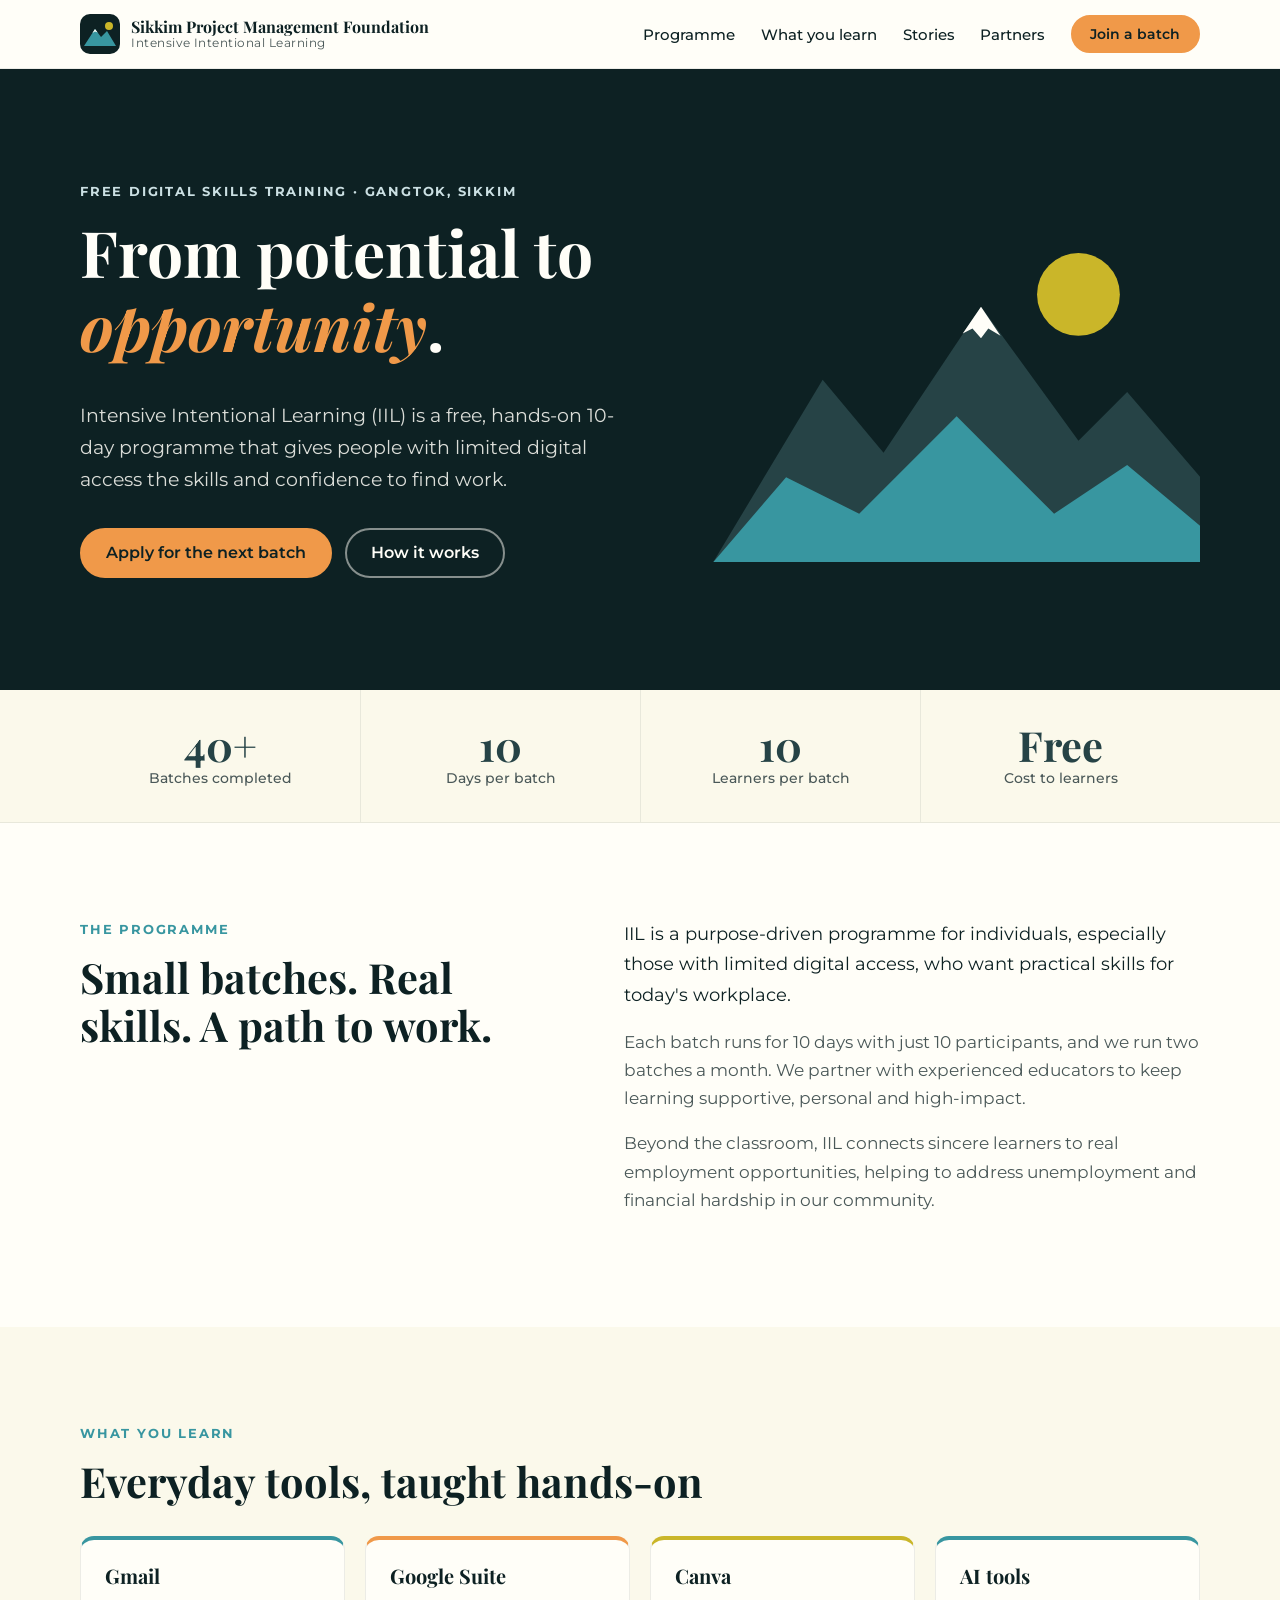
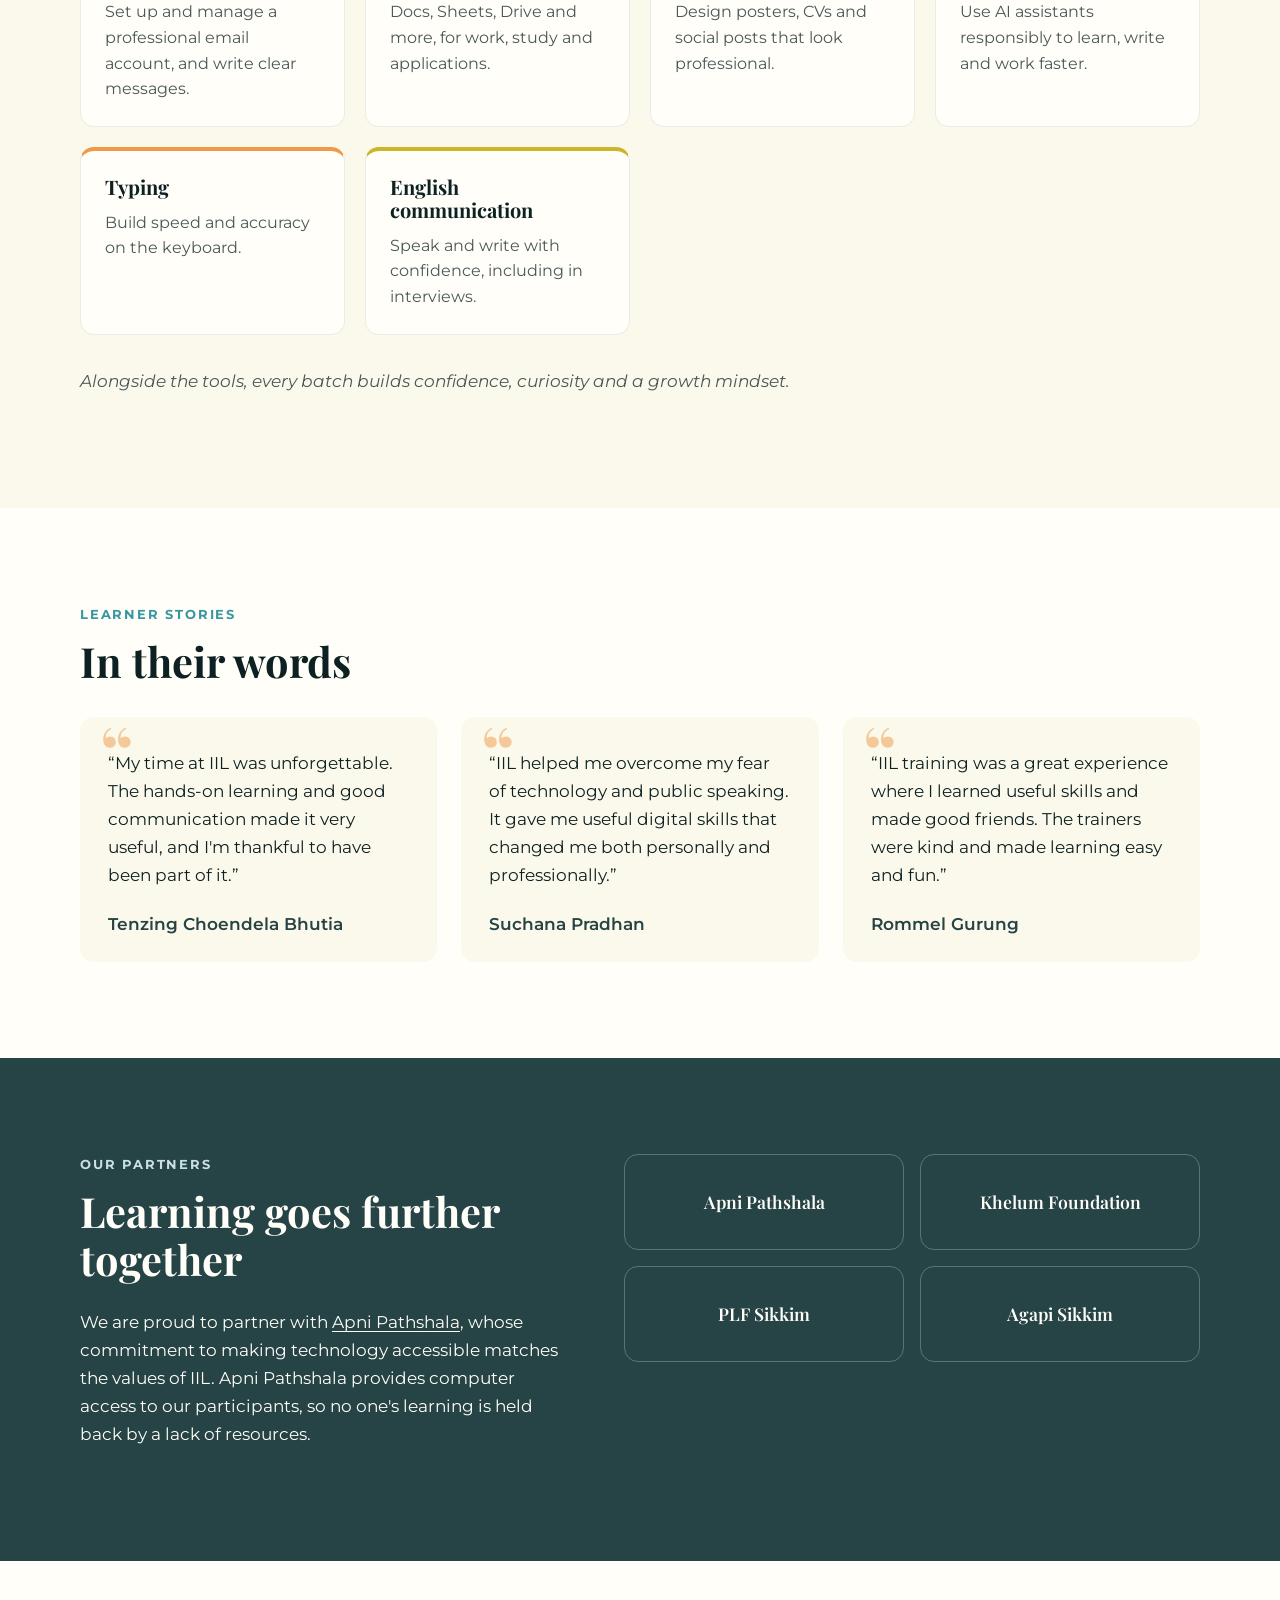
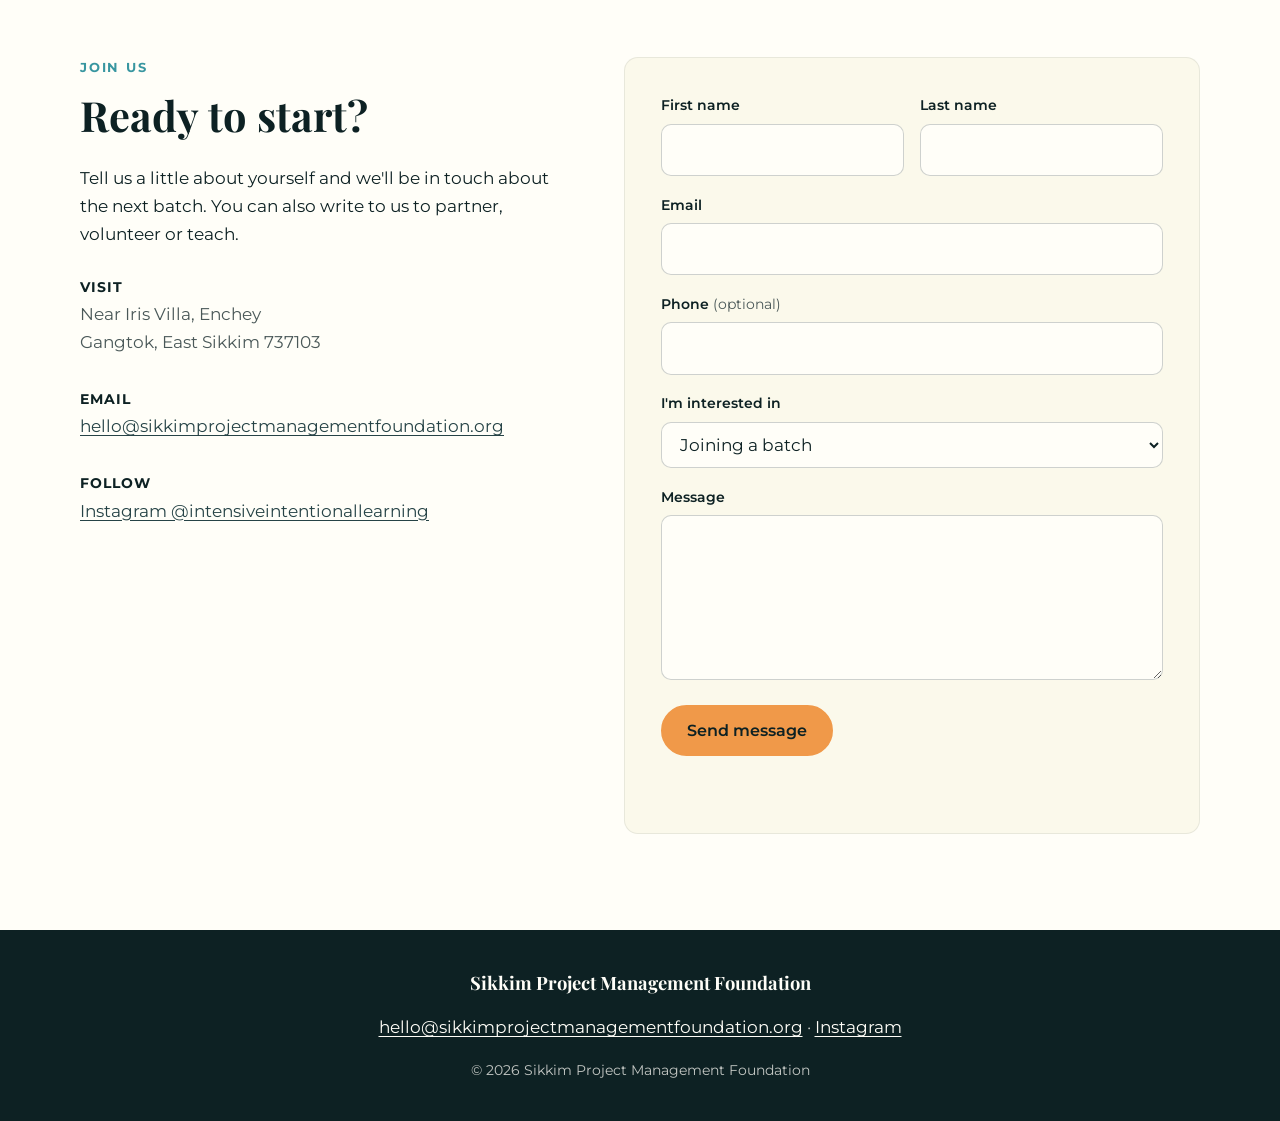
<file: iil/index.html>
<!doctype html>
<html lang="en">
<head>
  <meta charset="utf-8">
  <meta name="viewport" content="width=device-width, initial-scale=1">
  <title>Intensive Intentional Learning (IIL) | Sikkim Project Management Foundation</title>
  <meta name="description" content="IIL is a free 10-day programme in Gangtok, Sikkim, teaching digital and communication skills — Gmail, Google Suite, Canva, AI tools, typing and English — and connecting learners to jobs.">
  <link rel="canonical" href="https://www.sikkimprojectmanagementfoundation.org/iil/">
  <meta property="og:title" content="Intensive Intentional Learning — From Potential to Opportunity">
  <meta property="og:description" content="Free 10-day digital and communication skills training in Sikkim.">
  <meta property="og:type" content="website">
  <meta name="theme-color" content="#0d2123">
  <link rel="icon" href="/assets/img/favicon.svg" type="image/svg+xml">
  <link rel="preconnect" href="https://fonts.googleapis.com">
  <link rel="preconnect" href="https://fonts.gstatic.com" crossorigin>
  <link href="https://fonts.googleapis.com/css2?family=Montserrat:wght@400;500;600;700&family=Playfair+Display:ital,wght@0,600;0,700;1,600&display=swap" rel="stylesheet">
  <link rel="stylesheet" href="/assets/css/styles.css">
  <script src="/assets/js/main.js" defer></script>
</head>
<body>
  <a class="skip-link" href="#main">Skip to main content</a>

  <header class="site-header">
    <div class="container header-inner">
      <a class="brand" href="/iil/" aria-label="Sikkim Project Management Foundation — IIL home">
        <img src="/assets/img/logo.svg" alt="" width="40" height="40">
        <span class="brand-text">
          <span class="brand-name">Sikkim Project Management Foundation</span>
          <span class="brand-sub">Intensive Intentional Learning</span>
        </span>
      </a>
      <button class="nav-toggle" aria-expanded="false" aria-controls="site-nav">
        <span class="visually-hidden">Menu</span>
        <span class="nav-toggle-bar" aria-hidden="true"></span>
      </button>
      <nav id="site-nav" class="site-nav" aria-label="Main">
        <ul>
          <li><a href="#programme">Programme</a></li>
          <li><a href="#curriculum">What you learn</a></li>
          <li><a href="#stories">Stories</a></li>
          <li><a href="#partners">Partners</a></li>
          <li><a class="btn btn-small" href="#join">Join a batch</a></li>
        </ul>
      </nav>
    </div>
  </header>

  <main id="main">
    <section class="hero">
      <div class="container hero-inner">
        <div class="hero-copy">
          <p class="eyebrow">Free digital skills training · Gangtok, Sikkim</p>
          <h1>From potential to <em>opportunity</em>.</h1>
          <p class="lede">Intensive Intentional Learning (IIL) is a free, hands-on 10-day programme that gives people with limited digital access the skills and confidence to find work.</p>
          <div class="hero-actions">
            <a class="btn" href="#join">Apply for the next batch</a>
            <a class="btn btn-ghost" href="#programme">How it works</a>
          </div>
        </div>
        <div class="hero-art" aria-hidden="true">
          <svg viewBox="0 0 400 300" class="mountains">
            <circle cx="300" cy="80" r="34" class="sun"/>
            <path d="M0 300 L90 150 L140 210 L220 90 L300 200 L340 160 L400 230 L400 300 Z" class="m-back"/>
            <path d="M0 300 L60 230 L120 260 L200 180 L280 260 L340 220 L400 270 L400 300 Z" class="m-front"/>
            <path d="M205 112 L220 90 L236 114 L226 108 L220 116 L213 108 Z" class="snow"/>
          </svg>
        </div>
      </div>
    </section>

    <section class="stats" aria-label="IIL at a glance">
      <div class="container">
        <dl class="stats-grid">
          <div><dt>Batches completed</dt><dd>40+</dd></div>
          <div><dt>Days per batch</dt><dd>10</dd></div>
          <div><dt>Learners per batch</dt><dd>10</dd></div>
          <div><dt>Cost to learners</dt><dd>Free</dd></div>
        </dl>
      </div>
    </section>

    <section id="programme" class="section">
      <div class="container two-col">
        <div>
          <p class="eyebrow">The programme</p>
          <h2>Small batches. Real skills. A path to work.</h2>
        </div>
        <div class="prose">
          <p>IIL is a purpose-driven programme for individuals, especially those with limited digital access, who want practical skills for today's workplace.</p>
          <p>Each batch runs for 10 days with just 10 participants, and we run two batches a month. We partner with experienced educators to keep learning supportive, personal and high-impact.</p>
          <p>Beyond the classroom, IIL connects sincere learners to real employment opportunities, helping to address unemployment and financial hardship in our community.</p>
        </div>
      </div>
    </section>

    <section id="curriculum" class="section section-tint">
      <div class="container">
        <p class="eyebrow">What you learn</p>
        <h2>Everyday tools, taught hands-on</h2>
        <ul class="card-grid">
          <li class="card"><h3>Gmail</h3><p>Set up and manage a professional email account, and write clear messages.</p></li>
          <li class="card"><h3>Google Suite</h3><p>Docs, Sheets, Drive and more, for work, study and applications.</p></li>
          <li class="card"><h3>Canva</h3><p>Design posters, CVs and social posts that look professional.</p></li>
          <li class="card"><h3>AI tools</h3><p>Use AI assistants responsibly to learn, write and work faster.</p></li>
          <li class="card"><h3>Typing</h3><p>Build speed and accuracy on the keyboard.</p></li>
          <li class="card"><h3>English communication</h3><p>Speak and write with confidence, including in interviews.</p></li>
        </ul>
        <p class="note">Alongside the tools, every batch builds confidence, curiosity and a growth mindset.</p>
      </div>
    </section>

    <section id="stories" class="section">
      <div class="container">
        <p class="eyebrow">Learner stories</p>
        <h2>In their words</h2>
        <div class="quote-grid">
          <figure class="quote">
            <blockquote><p>“My time at IIL was unforgettable. The hands-on learning and good communication made it very useful, and I'm thankful to have been part of it.”</p></blockquote>
            <figcaption>Tenzing Choendela Bhutia</figcaption>
          </figure>
          <figure class="quote">
            <blockquote><p>“IIL helped me overcome my fear of technology and public speaking. It gave me useful digital skills that changed me both personally and professionally.”</p></blockquote>
            <figcaption>Suchana Pradhan</figcaption>
          </figure>
          <figure class="quote">
            <blockquote><p>“IIL training was a great experience where I learned useful skills and made good friends. The trainers were kind and made learning easy and fun.”</p></blockquote>
            <figcaption>Rommel Gurung</figcaption>
          </figure>
        </div>
      </div>
    </section>

    <section id="partners" class="section section-dark">
      <div class="container two-col">
        <div>
          <p class="eyebrow">Our partners</p>
          <h2>Learning goes further together</h2>
          <p>We are proud to partner with <a href="https://www.apnipathshala.org/" rel="noopener">Apni Pathshala</a>, whose commitment to making technology accessible matches the values of IIL. Apni Pathshala provides computer access to our participants, so no one's learning is held back by a lack of resources.</p>
        </div>
        <ul class="partner-list">
          <li><a href="https://www.apnipathshala.org/" rel="noopener">Apni Pathshala</a></li>
          <li><a href="https://www.khelumfoundation.org/" rel="noopener">Khelum Foundation</a></li>
          <li><a href="https://www.plfsikkim.org/" rel="noopener">PLF Sikkim</a></li>
          <li><a href="https://agapisikkim.com/" rel="noopener">Agapi Sikkim</a></li>
        </ul>
      </div>
    </section>

    <section id="join" class="section">
      <div class="container two-col">
        <div>
          <p class="eyebrow">Join us</p>
          <h2>Ready to start?</h2>
          <p>Tell us a little about yourself and we'll be in touch about the next batch. You can also write to us to partner, volunteer or teach.</p>
          <address class="contact-details">
            <strong>Visit</strong><br>
            Near Iris Villa, Enchey<br>
            Gangtok, East Sikkim 737103<br><br>
            <strong>Email</strong><br>
            <a href="mailto:hello@sikkimprojectmanagementfoundation.org">hello@sikkimprojectmanagementfoundation.org</a><br><br>
            <strong>Follow</strong><br>
            <a href="https://www.instagram.com/intensiveintentionallearning" rel="noopener">Instagram @intensiveintentionallearning</a>
          </address>
        </div>

        <form class="contact-form" action="/api/contact" method="post" novalidate>
          <div class="field-row">
            <div class="field">
              <label for="first-name">First name</label>
              <input id="first-name" name="first_name" autocomplete="given-name" required>
            </div>
            <div class="field">
              <label for="last-name">Last name</label>
              <input id="last-name" name="last_name" autocomplete="family-name">
            </div>
          </div>
          <div class="field">
            <label for="email">Email</label>
            <input id="email" name="email" type="email" autocomplete="email" required>
          </div>
          <div class="field">
            <label for="phone">Phone <span class="optional">(optional)</span></label>
            <input id="phone" name="phone" type="tel" autocomplete="tel">
          </div>
          <div class="field">
            <label for="interest">I'm interested in</label>
            <select id="interest" name="interest">
              <option>Joining a batch</option>
              <option>Partnering with IIL</option>
              <option>Volunteering or teaching</option>
              <option>Something else</option>
            </select>
          </div>
          <div class="field">
            <label for="message">Message</label>
            <textarea id="message" name="message" rows="5" required></textarea>
          </div>
          <div class="hp" aria-hidden="true">
            <label for="website">Leave this empty</label>
            <input id="website" name="website" tabindex="-1" autocomplete="off">
          </div>
          <button class="btn" type="submit">Send message</button>
          <p class="form-status" role="status" aria-live="polite"></p>
        </form>
      </div>
    </section>
  </main>

  <footer class="site-footer">
    <div class="container footer-inner">
      <p class="footer-name">Sikkim Project Management Foundation</p>
      <p><a href="mailto:hello@sikkimprojectmanagementfoundation.org">hello@sikkimprojectmanagementfoundation.org</a> · <a href="https://www.instagram.com/intensiveintentionallearning" rel="noopener">Instagram</a></p>
      <p class="small">© <span data-year>2026</span> Sikkim Project Management Foundation</p>
    </div>
  </footer>
</body>
</html>
</file>
<file: assets/css/styles.css>
/* Brand colours carried over from the original site */
:root {
  --ink: #0d2123;
  --ink-soft: #4a5858;
  --cream: #fffef8;
  --cream-2: #fbf9eb;
  --teal: #3896a0;
  --teal-dark: #264346;
  --teal-light: #cbe0e3;
  --gold: #cab629;
  --orange: #f09949;
  --orange-dark: #c16510;
  --radius: 14px;
  --serif: "Playfair Display", Georgia, serif;
  --sans: "Montserrat", system-ui, -apple-system, "Segoe UI", sans-serif;
}

*, *::before, *::after { box-sizing: border-box; }
html { scroll-behavior: smooth; scroll-padding-top: 5rem; }
body {
  margin: 0;
  font-family: var(--sans);
  font-size: 1.0625rem;
  line-height: 1.65;
  color: var(--ink);
  background: var(--cream);
  -webkit-font-smoothing: antialiased;
}
img, svg { max-width: 100%; display: block; }
a { color: var(--teal-dark); text-underline-offset: 3px; }
a:hover { color: var(--orange-dark); }
h1, h2, h3 { font-family: var(--serif); line-height: 1.15; margin: 0 0 .6em; }
h1 { font-size: clamp(2.4rem, 6vw, 4rem); }
h2 { font-size: clamp(1.8rem, 3.6vw, 2.6rem); }
h3 { font-size: 1.25rem; }
p { margin: 0 0 1em; }
:focus-visible { outline: 3px solid var(--orange); outline-offset: 3px; }

.container { width: min(1120px, 100% - 2rem); margin-inline: auto; }
.visually-hidden, .hp {
  position: absolute !important; width: 1px; height: 1px; overflow: hidden;
  clip: rect(0 0 0 0); white-space: nowrap;
}
.skip-link { position: absolute; left: 1rem; top: -4rem; background: var(--ink); color: var(--cream); padding: .6rem 1rem; border-radius: 8px; z-index: 100; }
.skip-link:focus { top: 1rem; }

.eyebrow {
  font-size: .8rem; font-weight: 700; letter-spacing: .14em; text-transform: uppercase;
  color: var(--teal);
  margin-bottom: .8rem;
}

/* Buttons */
.btn {
  display: inline-block; font: 600 1rem var(--sans);
  background: var(--orange); color: var(--ink);
  padding: .85rem 1.5rem; border-radius: 999px; border: 2px solid var(--orange);
  text-decoration: none; cursor: pointer; transition: background .2s, transform .2s;
}
.btn:hover { background: #f5b376; color: var(--ink); transform: translateY(-1px); }
.btn-ghost { background: transparent; color: var(--cream); border-color: rgba(255,254,248,.5); }
.btn-ghost:hover { background: rgba(255,254,248,.1); color: var(--cream); }
.btn-small { padding: .5rem 1.1rem; font-size: .9rem; }
.btn[disabled] { opacity: .6; cursor: progress; }

/* Header */
.site-header {
  position: sticky; top: 0; z-index: 50;
  background: rgba(255,254,248,.94); backdrop-filter: blur(8px);
  border-bottom: 1px solid rgba(13,33,35,.08);
}
.header-inner { display: flex; align-items: center; justify-content: space-between; gap: 1rem; min-height: 4.25rem; }
.brand { display: flex; align-items: center; gap: .7rem; text-decoration: none; color: var(--ink); }
.brand-text { display: flex; flex-direction: column; line-height: 1.2; }
.brand-name { font-family: var(--serif); font-weight: 700; font-size: 1rem; }
.brand-sub { font-size: .75rem; color: var(--ink-soft); letter-spacing: .04em; }
.site-nav ul { display: flex; align-items: center; gap: 1.6rem; list-style: none; margin: 0; padding: 0; }
.site-nav a:not(.btn) { color: var(--ink); text-decoration: none; font-weight: 500; font-size: .95rem; }
.site-nav a:not(.btn):hover { color: var(--teal); }
.nav-toggle { display: none; background: none; border: 0; padding: .75rem; cursor: pointer; }
.nav-toggle-bar, .nav-toggle-bar::before, .nav-toggle-bar::after {
  display: block; width: 22px; height: 2px; background: var(--ink); position: relative; transition: transform .2s;
}
.nav-toggle-bar::before, .nav-toggle-bar::after { content: ""; position: absolute; }
.nav-toggle-bar::before { top: -7px; }
.nav-toggle-bar::after { top: 7px; }
.nav-toggle[aria-expanded="true"] .nav-toggle-bar { background: transparent; }
.nav-toggle[aria-expanded="true"] .nav-toggle-bar::before { transform: translateY(7px) rotate(45deg); }
.nav-toggle[aria-expanded="true"] .nav-toggle-bar::after { transform: translateY(-7px) rotate(-45deg); }

@media (max-width: 820px) {
  .nav-toggle { display: block; }
  .brand-name { font-size: .9rem; }
  .site-nav {
    display: none; position: absolute; top: 100%; left: 0; right: 0;
    background: var(--cream); border-bottom: 1px solid rgba(13,33,35,.1); padding: 1rem;
  }
  .site-nav.open { display: block; }
  .site-nav ul { flex-direction: column; align-items: stretch; gap: .25rem; }
  .site-nav a:not(.btn) { display: block; padding: .7rem .5rem; }
  .site-nav .btn { text-align: center; margin-top: .5rem; }
}

/* Hero */
.hero { background: var(--ink); color: var(--cream); overflow: hidden; }
.hero-inner { display: grid; grid-template-columns: 1.2fr 1fr; gap: 3rem; align-items: center; padding-block: clamp(3.5rem, 9vw, 7rem); }
.hero h1 em { color: var(--orange); font-style: italic; }
.hero .eyebrow { color: var(--teal-light); }
.lede { font-size: 1.2rem; color: rgba(255,254,248,.85); max-width: 34rem; }
.hero-actions { display: flex; flex-wrap: wrap; gap: .8rem; margin-top: 2rem; }
.mountains .sun { fill: var(--gold); }
.mountains .m-back { fill: var(--teal-dark); }
.mountains .m-front { fill: var(--teal); }
.mountains .snow { fill: var(--cream); }
@media (max-width: 820px) {
  .hero-inner { grid-template-columns: 1fr; gap: 1.5rem; }
  .hero-art { max-width: 320px; }
}

/* Stats */
.stats { background: var(--cream-2); border-bottom: 1px solid rgba(13,33,35,.08); }
.stats-grid { display: grid; grid-template-columns: repeat(4, 1fr); margin: 0; }
.stats-grid > div { padding: 2rem 1rem; text-align: center; border-left: 1px solid rgba(13,33,35,.08); display: flex; flex-direction: column-reverse; }
.stats-grid > div:first-child { border-left: 0; }
.stats-grid dt { font-size: .85rem; color: var(--ink-soft); font-weight: 500; }
.stats-grid dd { margin: 0; font: 700 2.6rem/1.1 var(--serif); color: var(--teal-dark); }
@media (max-width: 640px) {
  .stats-grid { grid-template-columns: repeat(2, 1fr); }
  .stats-grid > div:nth-child(3) { border-left: 0; }
  .stats-grid > div:nth-child(n+3) { border-top: 1px solid rgba(13,33,35,.08); }
}

/* Sections */
.section { padding-block: clamp(3.5rem, 8vw, 6rem); }
.section-tint { background: var(--cream-2); }
.section-dark { background: var(--teal-dark); color: var(--cream); }
.section-dark .eyebrow { color: var(--teal-light); }
.section-dark a { color: var(--cream); }
.section-dark a:hover { color: var(--orange); }
.two-col { display: grid; grid-template-columns: 1fr 1.2fr; gap: clamp(2rem, 5vw, 4.5rem); align-items: start; }
@media (max-width: 820px) { .two-col { grid-template-columns: 1fr; } }
.prose p { color: var(--ink-soft); }
.prose p:first-child { font-size: 1.15rem; color: var(--ink); }
.note { margin-top: 2rem; font-style: italic; color: var(--ink-soft); }

/* Curriculum cards */
.card-grid { list-style: none; padding: 0; margin: 2rem 0 0; display: grid; grid-template-columns: repeat(auto-fill, minmax(260px, 1fr)); gap: 1.25rem; }
.card { background: var(--cream); border: 1px solid rgba(13,33,35,.08); border-radius: var(--radius); padding: 1.5rem; border-top: 4px solid var(--teal); }
.card:nth-child(3n+2) { border-top-color: var(--orange); }
.card:nth-child(3n) { border-top-color: var(--gold); }
.card p { color: var(--ink-soft); margin: 0; font-size: .97rem; }

/* Testimonials */
.quote-grid { display: grid; grid-template-columns: repeat(auto-fit, minmax(280px, 1fr)); gap: 1.5rem; margin-top: 2rem; }
.quote { margin: 0; background: var(--cream-2); border-radius: var(--radius); padding: 2rem 1.75rem 1.5rem; position: relative; display: flex; flex-direction: column; }
.quote::before { content: "“"; position: absolute; top: -.2rem; left: 1.25rem; font: 700 4.5rem/1 var(--serif); color: var(--orange); opacity: .5; }
.quote blockquote { margin: 0 0 1.25rem; flex: 1; }
.quote blockquote p { margin: 0; }
.quote figcaption { font-weight: 600; color: var(--teal-dark); }

/* Partners */
.partner-list { list-style: none; padding: 0; margin: 0; display: grid; grid-template-columns: repeat(2, 1fr); gap: 1rem; }
.partner-list a {
  display: flex; align-items: center; justify-content: center; min-height: 6rem; text-align: center;
  border: 1px solid rgba(255,254,248,.25); border-radius: var(--radius); padding: 1rem;
  font: 600 1.1rem var(--serif); text-decoration: none; transition: background .2s, border-color .2s;
}
.partner-list a:hover { background: rgba(255,254,248,.08); border-color: var(--orange); }
@media (max-width: 420px) { .partner-list { grid-template-columns: 1fr; } }

/* Contact */
.contact-details { font-style: normal; margin-top: 1.5rem; color: var(--ink-soft); overflow-wrap: anywhere; }
.contact-details strong { color: var(--ink); font-size: .85rem; letter-spacing: .08em; text-transform: uppercase; }
.contact-form { background: var(--cream-2); border-radius: var(--radius); padding: clamp(1.25rem, 4vw, 2.25rem); border: 1px solid rgba(13,33,35,.08); }
.field-row { display: grid; grid-template-columns: 1fr 1fr; gap: 1rem; }
@media (max-width: 480px) { .field-row { grid-template-columns: 1fr; } }
.field { margin-bottom: 1.1rem; }
.field label { display: block; font-weight: 600; font-size: .9rem; margin-bottom: .35rem; }
.optional { font-weight: 400; color: var(--ink-soft); }
.field input, .field select, .field textarea {
  width: 100%; font: inherit; color: var(--ink); background: var(--cream);
  border: 1.5px solid rgba(13,33,35,.2); border-radius: 10px; padding: .7rem .85rem;
}
.field input:focus, .field select:focus, .field textarea:focus { outline: none; border-color: var(--teal); box-shadow: 0 0 0 3px rgba(56,150,160,.2); }
.field [aria-invalid="true"] { border-color: var(--orange-dark); }
.form-status { margin: 1rem 0 0; font-weight: 500; min-height: 1.5em; }
.form-status.ok { color: var(--teal-dark); }
.form-status.err { color: var(--orange-dark); }

/* Footer */
.site-footer { background: var(--ink); color: rgba(255,254,248,.75); padding-block: 2.5rem; text-align: center; }
.site-footer a { color: var(--cream); overflow-wrap: anywhere; }
.footer-name { font: 700 1.15rem var(--serif); color: var(--cream); }
.small { font-size: .85rem; margin: 0; }

@media (prefers-reduced-motion: reduce) {
  html { scroll-behavior: auto; }
  * { transition: none !important; }
}
</file>
